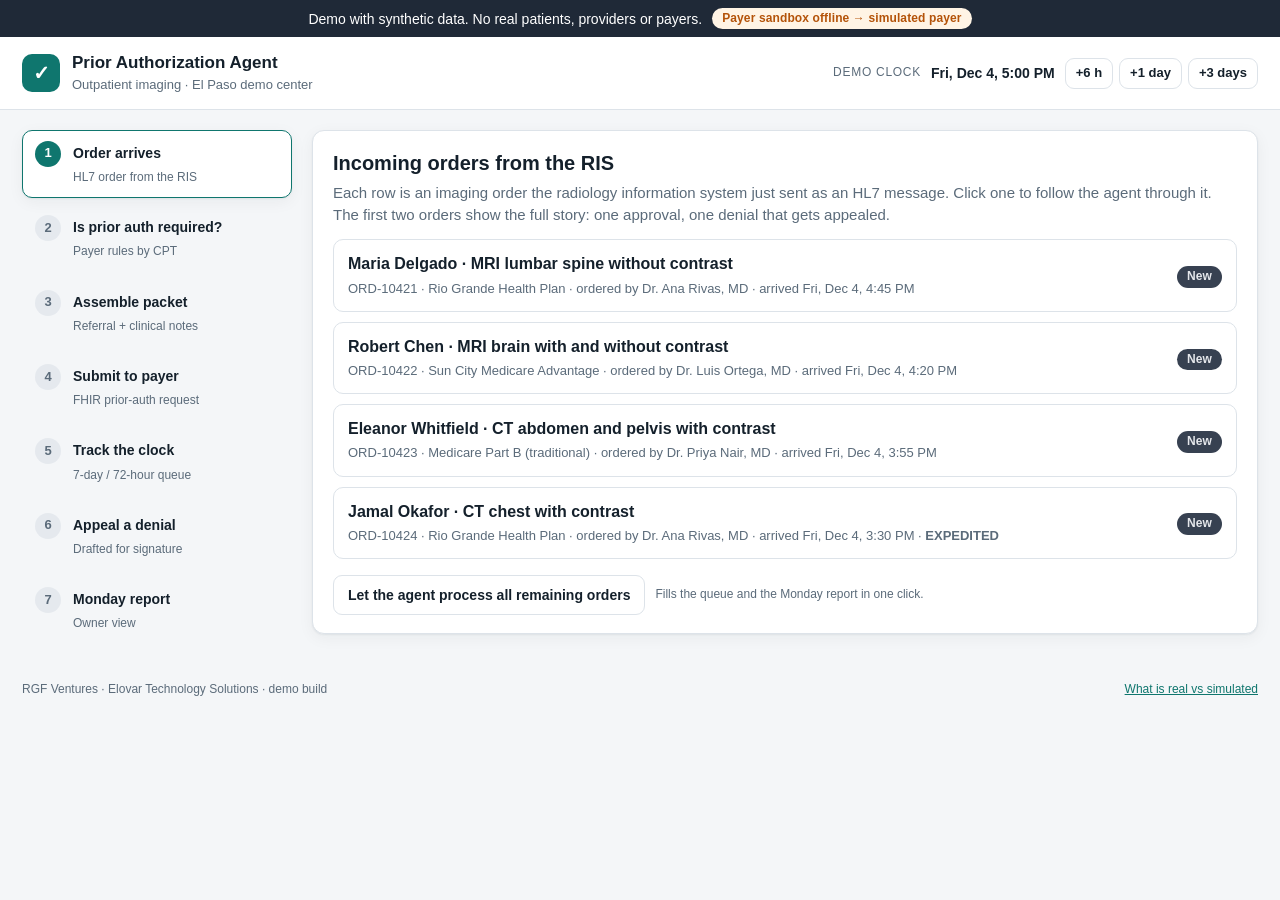
<file: index.html>
<!doctype html>
<html lang="en">
<head>
<meta charset="utf-8">
<meta name="viewport" content="width=device-width, initial-scale=1">
<title>Prior Authorization Agent — Demo (synthetic data)</title>
<meta name="description" content="Clickable demo of an AI prior-authorization agent for an outpatient imaging center. Synthetic data only.">
<link rel="icon" href="data:image/svg+xml,%3Csvg xmlns='http://www.w3.org/2000/svg' viewBox='0 0 32 32'%3E%3Crect width='32' height='32' rx='7' fill='%230f766e'/%3E%3Cpath d='M9 17l5 5 9-11' stroke='%23fff' stroke-width='3.5' fill='none' stroke-linecap='round' stroke-linejoin='round'/%3E%3C/svg%3E">
<link rel="stylesheet" href="styles.css">
</head>
<body>
<div class="banner" role="status">Demo with synthetic data. No real patients, providers or payers. <span id="sandbox-pill" class="pill pill-muted">Checking payer sandbox…</span></div>

<header class="top">
  <div class="brand">
    <div class="logo" aria-hidden="true">✓</div>
    <div>
      <div class="title">Prior Authorization Agent</div>
      <div class="subtitle">Outpatient imaging · El Paso demo center</div>
    </div>
  </div>
  <div class="clock" title="The demo runs on a simulated clock so a 7-day wait fits into 3 minutes.">
    <span class="clock-label">Demo clock</span>
    <strong id="clock-now">—</strong>
    <div class="clock-btns">
      <button class="btn btn-sm" data-advance="6">+6 h</button>
      <button class="btn btn-sm" data-advance="24">+1 day</button>
      <button class="btn btn-sm" data-advance="72">+3 days</button>
    </div>
  </div>
</header>

<div class="layout">
  <nav class="steps" aria-label="Demo steps" id="steps"></nav>
  <main class="pane" id="pane"></main>
</div>

<footer class="foot">
  <span>RGF Ventures · Elovar Technology Solutions · demo build</span>
  <a href="https://github.com/rfinlay/imaging-priorauth-demo#readme" target="_blank" rel="noopener">What is real vs simulated</a>
</footer>

<script type="module" src="app.js"></script>
</body>
</html>
</file>
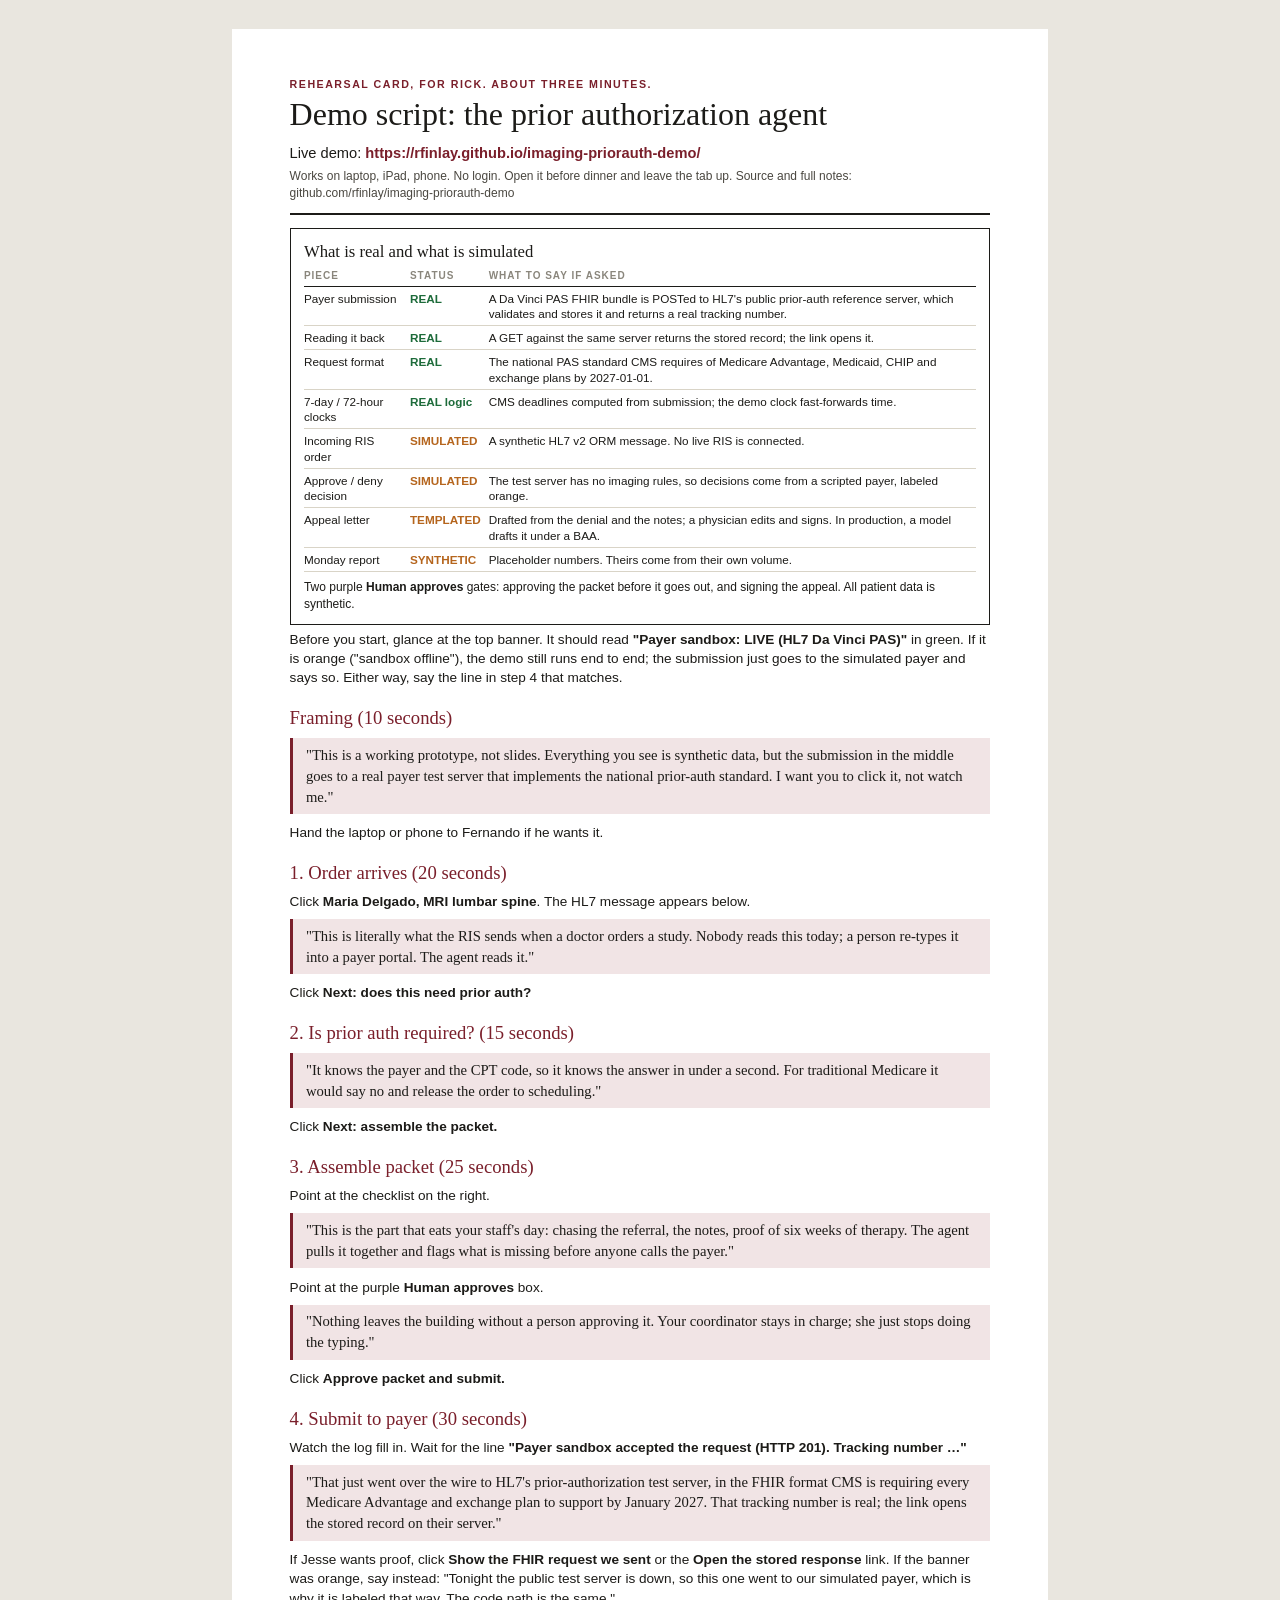
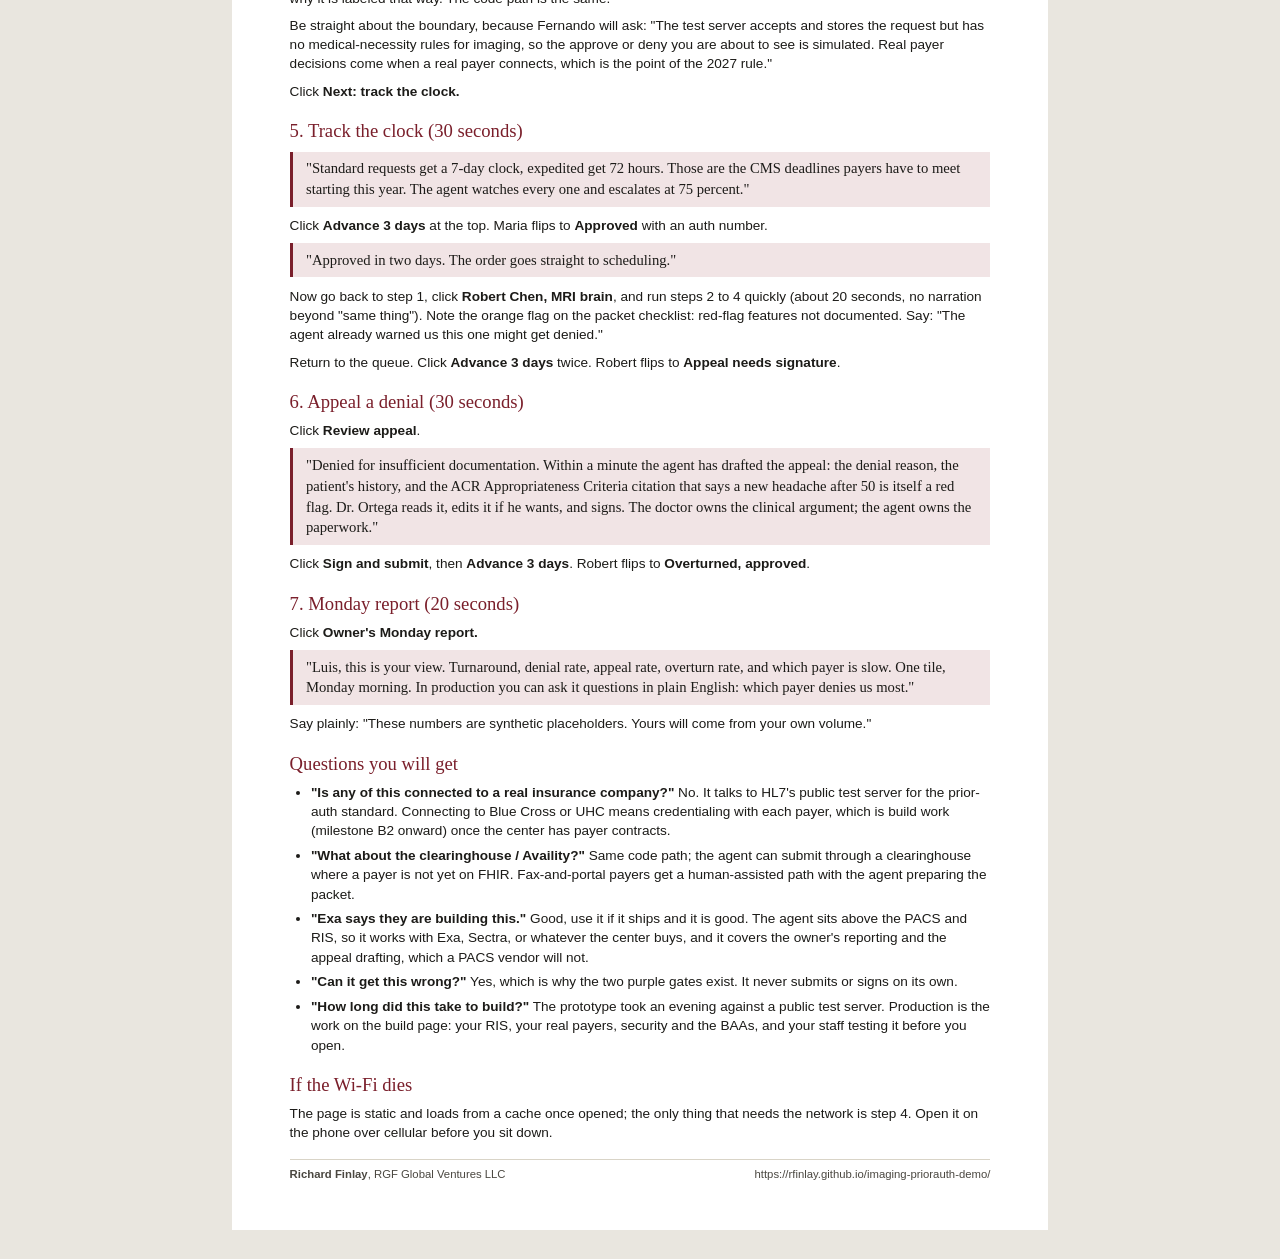
<file: script/index.html>
<!DOCTYPE html><html lang="en"><head><meta charset="utf-8"><meta name="viewport" content="width=device-width, initial-scale=1">
<title>Demo Script: Prior Authorization Agent</title><style>
:root{--ink:#1c1b18;--soft:#4a4740;--faint:#8a867c;--rule:#d9d4c7;--accent:#7a1f2b;--accent-soft:#f1e4e5;
--serif:"Iowan Old Style","Palatino Linotype","Book Antiqua",Palatino,Georgia,serif;--sans:-apple-system,BlinkMacSystemFont,"Helvetica Neue","Segoe UI",Helvetica,Arial,sans-serif}
*{box-sizing:border-box;margin:0;padding:0}
body{font-family:var(--sans);color:var(--ink);background:#e9e6df;font-size:10.2pt;line-height:1.42}
.page{max-width:8.5in;margin:0.3in auto;background:#fff;padding:0.5in 0.6in}
header{border-bottom:2px solid var(--ink);padding-bottom:8pt;margin-bottom:10pt}
.kicker{font-size:8pt;letter-spacing:.14em;text-transform:uppercase;color:var(--accent);font-weight:600;margin-bottom:4pt}
h1{font-family:var(--serif);font-weight:400;font-size:24pt;line-height:1.1}
.url{margin-top:8pt;font-size:11pt} .url a{color:var(--accent);font-weight:600;text-decoration:none}
.meta{font-size:9pt;color:var(--soft);margin-top:3pt}
h2{font-family:var(--serif);font-weight:400;font-size:14pt;margin:13pt 0 4pt;color:var(--accent);break-after:avoid}
p{margin-bottom:6pt} strong{font-weight:600}
blockquote{font-family:var(--serif);font-size:11pt;border-left:3px solid var(--accent);background:var(--accent-soft);padding:5pt 10pt;margin:5pt 0 7pt;break-inside:avoid}
blockquote p{margin:0}
ul{margin:4pt 0 8pt 16pt} li{margin-bottom:4pt}
code{font-size:9pt}
.box{border:1.5px solid var(--ink);padding:8pt 10pt;margin:10pt 0 4pt;break-inside:avoid}
.box h3{font-family:var(--serif);font-weight:400;font-size:12.5pt;margin-bottom:4pt}
table{width:100%;border-collapse:collapse;font-size:8.8pt;line-height:1.3}
th{text-align:left;font-size:7.5pt;letter-spacing:.1em;text-transform:uppercase;color:var(--faint);border-bottom:1.5px solid var(--ink);padding:0 6pt 3pt 0}
td{border-bottom:1px solid var(--rule);padding:3pt 6pt 3pt 0;vertical-align:top}
td.r{font-weight:700;white-space:nowrap} .real{color:#1d6b3a} .sim{color:#b5651d}
footer{border-top:1px solid var(--rule);margin-top:12pt;padding-top:5pt;font-size:8.5pt;color:var(--soft);display:flex;justify-content:space-between}
@media print{@page{size:letter;margin:0.45in 0.55in} body{background:#fff} .page{margin:0;padding:0;max-width:none} .pb{break-before:page} h2{break-after:avoid}}
</style></head><body><div class="page">
<header><div class="kicker">Rehearsal card, for Rick. About three minutes.</div>
<h1>Demo script: the prior authorization agent</h1>
<div class="url">Live demo: <a href="https://rfinlay.github.io/imaging-priorauth-demo/">https://rfinlay.github.io/imaging-priorauth-demo/</a></div>
<div class="meta">Works on laptop, iPad, phone. No login. Open it before dinner and leave the tab up. Source and full notes: github.com/rfinlay/imaging-priorauth-demo</div></header>
<div class="box"><h3>What is real and what is simulated</h3><table>
<thead><tr><th>Piece</th><th>Status</th><th>What to say if asked</th></tr></thead><tbody>
<tr><td>Payer submission</td><td class="r real">REAL</td><td>A Da Vinci PAS FHIR bundle is POSTed to HL7's public prior-auth reference server, which validates and stores it and returns a real tracking number.</td></tr>
<tr><td>Reading it back</td><td class="r real">REAL</td><td>A GET against the same server returns the stored record; the link opens it.</td></tr>
<tr><td>Request format</td><td class="r real">REAL</td><td>The national PAS standard CMS requires of Medicare Advantage, Medicaid, CHIP and exchange plans by 2027-01-01.</td></tr>
<tr><td>7-day / 72-hour clocks</td><td class="r real">REAL logic</td><td>CMS deadlines computed from submission; the demo clock fast-forwards time.</td></tr>
<tr><td>Incoming RIS order</td><td class="r sim">SIMULATED</td><td>A synthetic HL7 v2 ORM message. No live RIS is connected.</td></tr>
<tr><td>Approve / deny decision</td><td class="r sim">SIMULATED</td><td>The test server has no imaging rules, so decisions come from a scripted payer, labeled orange.</td></tr>
<tr><td>Appeal letter</td><td class="r sim">TEMPLATED</td><td>Drafted from the denial and the notes; a physician edits and signs. In production, a model drafts it under a BAA.</td></tr>
<tr><td>Monday report</td><td class="r sim">SYNTHETIC</td><td>Placeholder numbers. Theirs come from their own volume.</td></tr>
</tbody></table><p style="margin:5pt 0 0;font-size:9pt">Two purple <strong>Human approves</strong> gates: approving the packet before it goes out, and signing the appeal. All patient data is synthetic.</p></div>
<p>Before you start, glance at the top banner. It should read <strong>"Payer sandbox: LIVE (HL7 Da Vinci PAS)"</strong> in green.
If it is orange ("sandbox offline"), the demo still runs end to end; the submission just goes to the simulated payer and says so. Either way, say the line in step 4 that matches.</p>
<h2>Framing (10 seconds)</h2>
<blockquote>
<p>"This is a working prototype, not slides. Everything you see is synthetic data, but the submission in the middle goes to a real payer test server that implements the national prior-auth standard. I want you to click it, not watch me."</p>
</blockquote>
<p>Hand the laptop or phone to Fernando if he wants it.</p>
<h2>1. Order arrives (20 seconds)</h2>
<p>Click <strong>Maria Delgado, MRI lumbar spine</strong>. The HL7 message appears below.</p>
<blockquote>
<p>"This is literally what the RIS sends when a doctor orders a study. Nobody reads this today; a person re-types it into a payer portal. The agent reads it."</p>
</blockquote>
<p>Click <strong>Next: does this need prior auth?</strong></p>
<h2>2. Is prior auth required? (15 seconds)</h2>
<blockquote>
<p>"It knows the payer and the CPT code, so it knows the answer in under a second. For traditional Medicare it would say no and release the order to scheduling."</p>
</blockquote>
<p>Click <strong>Next: assemble the packet.</strong></p>
<h2>3. Assemble packet (25 seconds)</h2>
<p>Point at the checklist on the right.</p>
<blockquote>
<p>"This is the part that eats your staff's day: chasing the referral, the notes, proof of six weeks of therapy. The agent pulls it together and flags what is missing before anyone calls the payer."</p>
</blockquote>
<p>Point at the purple <strong>Human approves</strong> box.</p>
<blockquote>
<p>"Nothing leaves the building without a person approving it. Your coordinator stays in charge; she just stops doing the typing."</p>
</blockquote>
<p>Click <strong>Approve packet and submit.</strong></p>
<h2>4. Submit to payer (30 seconds)</h2>
<p>Watch the log fill in. Wait for the line <strong>"Payer sandbox accepted the request (HTTP 201). Tracking number …"</strong></p>
<blockquote>
<p>"That just went over the wire to HL7's prior-authorization test server, in the FHIR format CMS is requiring every Medicare Advantage and exchange plan to support by January 2027. That tracking number is real; the link opens the stored record on their server."</p>
</blockquote>
<p>If Jesse wants proof, click <strong>Show the FHIR request we sent</strong> or the <strong>Open the stored response</strong> link. If the banner was orange, say instead: "Tonight the public test server is down, so this one went to our simulated payer, which is why it is labeled that way. The code path is the same."</p>
<p>Be straight about the boundary, because Fernando will ask: "The test server accepts and stores the request but has no medical-necessity rules for imaging, so the approve or deny you are about to see is simulated. Real payer decisions come when a real payer connects, which is the point of the 2027 rule."</p>
<p>Click <strong>Next: track the clock.</strong></p>
<h2>5. Track the clock (30 seconds)</h2>
<blockquote>
<p>"Standard requests get a 7-day clock, expedited get 72 hours. Those are the CMS deadlines payers have to meet starting this year. The agent watches every one and escalates at 75 percent."</p>
</blockquote>
<p>Click <strong>Advance 3 days</strong> at the top. Maria flips to <strong>Approved</strong> with an auth number.</p>
<blockquote>
<p>"Approved in two days. The order goes straight to scheduling."</p>
</blockquote>
<p>Now go back to step 1, click <strong>Robert Chen, MRI brain</strong>, and run steps 2 to 4 quickly (about 20 seconds, no narration beyond "same thing"). Note the orange flag on the packet checklist: red-flag features not documented. Say: "The agent already warned us this one might get denied."</p>
<p>Return to the queue. Click <strong>Advance 3 days</strong> twice. Robert flips to <strong>Appeal needs signature</strong>.</p>
<h2>6. Appeal a denial (30 seconds)</h2>
<p>Click <strong>Review appeal</strong>.</p>
<blockquote>
<p>"Denied for insufficient documentation. Within a minute the agent has drafted the appeal: the denial reason, the patient's history, and the ACR Appropriateness Criteria citation that says a new headache after 50 is itself a red flag. Dr. Ortega reads it, edits it if he wants, and signs. The doctor owns the clinical argument; the agent owns the paperwork."</p>
</blockquote>
<p>Click <strong>Sign and submit</strong>, then <strong>Advance 3 days</strong>. Robert flips to <strong>Overturned, approved</strong>.</p>
<h2>7. Monday report (20 seconds)</h2>
<p>Click <strong>Owner's Monday report.</strong></p>
<blockquote>
<p>"Luis, this is your view. Turnaround, denial rate, appeal rate, overturn rate, and which payer is slow. One tile, Monday morning. In production you can ask it questions in plain English: which payer denies us most."</p>
</blockquote>
<p>Say plainly: "These numbers are synthetic placeholders. Yours will come from your own volume."</p>
<div class="pb"></div><h2>Questions you will get</h2>
<ul>
<li><strong>"Is any of this connected to a real insurance company?"</strong> No. It talks to HL7's public test server for the prior-auth standard. Connecting to Blue Cross or UHC means credentialing with each payer, which is build work (milestone B2 onward) once the center has payer contracts.</li>
<li><strong>"What about the clearinghouse / Availity?"</strong> Same code path; the agent can submit through a clearinghouse where a payer is not yet on FHIR. Fax-and-portal payers get a human-assisted path with the agent preparing the packet.</li>
<li><strong>"Exa says they are building this."</strong> Good, use it if it ships and it is good. The agent sits above the PACS and RIS, so it works with Exa, Sectra, or whatever the center buys, and it covers the owner's reporting and the appeal drafting, which a PACS vendor will not.</li>
<li><strong>"Can it get this wrong?"</strong> Yes, which is why the two purple gates exist. It never submits or signs on its own.</li>
<li><strong>"How long did this take to build?"</strong> The prototype took an evening against a public test server. Production is the work on the build page: your RIS, your real payers, security and the BAAs, and your staff testing it before you open.</li>
</ul>
<h2>If the Wi-Fi dies</h2>
<p>The page is static and loads from a cache once opened; the only thing that needs the network is step 4. Open it on the phone over cellular before you sit down.</p>
<footer><div><b>Richard Finlay</b>, RGF Global Ventures LLC</div><div>https://rfinlay.github.io/imaging-priorauth-demo/</div></footer>
</div></body></html>
</file>
<file: styles.css>
:root {
  --bg: #f4f6f8; --card: #ffffff; --ink: #14202b; --muted: #5b6b7a; --line: #dde3e9;
  --brand: #0f766e; --brand-ink: #ffffff; --brand-soft: #e6f4f2;
  --ok: #1a7f4b; --ok-soft: #e4f5ea; --warn: #b45309; --warn-soft: #fff4e5; --bad: #b42318; --bad-soft: #fdecea;
  --info: #1d4ed8; --info-soft: #e8efff; --human: #6d28d9; --human-soft: #f1ebff;
  --radius: 12px; --shadow: 0 1px 2px rgba(20,32,43,.06), 0 4px 16px rgba(20,32,43,.05);
  font-family: -apple-system, BlinkMacSystemFont, "Segoe UI", Inter, Roboto, Helvetica, Arial, sans-serif;
}
* { box-sizing: border-box; }
html, body { margin: 0; background: var(--bg); color: var(--ink); font-size: 16px; line-height: 1.45; }
button { font: inherit; }
a { color: var(--brand); }

.banner { background: #1f2937; color: #fff; text-align: center; font-size: 14px; padding: 8px 12px; display: flex; gap: 10px; justify-content: center; align-items: center; flex-wrap: wrap; }
.pill { display: inline-block; border-radius: 999px; padding: 2px 10px; font-size: 12px; font-weight: 600; letter-spacing: .01em; white-space: nowrap; }
.pill-muted { background: #374151; color: #e5e7eb; }
.pill-ok { background: var(--ok-soft); color: var(--ok); }
.pill-warn { background: var(--warn-soft); color: var(--warn); }
.pill-bad { background: var(--bad-soft); color: var(--bad); }
.pill-info { background: var(--info-soft); color: var(--info); }
.pill-human { background: var(--human-soft); color: var(--human); }
.pill-brand { background: var(--brand-soft); color: var(--brand); }

.top { display: flex; justify-content: space-between; align-items: center; gap: 16px; padding: 14px 22px; background: var(--card); border-bottom: 1px solid var(--line); flex-wrap: wrap; }
.brand { display: flex; align-items: center; gap: 12px; }
.logo { width: 38px; height: 38px; border-radius: 10px; background: var(--brand); color: #fff; display: grid; place-items: center; font-weight: 800; font-size: 20px; }
.title { font-weight: 700; font-size: 17px; }
.subtitle { color: var(--muted); font-size: 13px; }
.clock { display: flex; align-items: center; gap: 10px; flex-wrap: wrap; font-size: 14px; }
.clock-label { color: var(--muted); font-size: 12px; text-transform: uppercase; letter-spacing: .06em; }
.clock-btns { display: flex; gap: 6px; }

.layout { display: grid; grid-template-columns: 270px 1fr; gap: 20px; padding: 20px 22px; max-width: 1280px; margin: 0 auto; }
.steps { display: flex; flex-direction: column; gap: 6px; }
.step { display: flex; gap: 12px; align-items: flex-start; text-align: left; width: 100%; background: transparent; border: 1px solid transparent; border-radius: 10px; padding: 10px 12px; cursor: pointer; color: var(--ink); }
.step:hover { background: #fff; border-color: var(--line); }
.step.active { background: #fff; border-color: var(--brand); box-shadow: var(--shadow); }
.step .num { width: 26px; height: 26px; border-radius: 50%; background: #e5e9ee; color: var(--muted); display: grid; place-items: center; font-weight: 700; font-size: 13px; flex: none; }
.step.active .num, .step.done .num { background: var(--brand); color: #fff; }
.step .lbl { font-weight: 600; font-size: 14px; }
.step .sub { color: var(--muted); font-size: 12px; }

.pane { min-width: 0; display: flex; flex-direction: column; gap: 16px; }
.card { background: var(--card); border: 1px solid var(--line); border-radius: var(--radius); box-shadow: var(--shadow); padding: 18px 20px; }
.card h2 { margin: 0 0 4px; font-size: 20px; }
.card h3 { margin: 18px 0 8px; font-size: 15px; color: var(--muted); text-transform: uppercase; letter-spacing: .05em; }
.lead { color: var(--muted); margin: 0 0 14px; font-size: 15px; }
.grid2 { display: grid; grid-template-columns: 1fr 1fr; gap: 16px; }
.kv { display: grid; grid-template-columns: 150px 1fr; gap: 6px 12px; font-size: 14px; }
.kv dt { color: var(--muted); } .kv dd { margin: 0; font-weight: 500; }

.btn { background: #fff; border: 1px solid var(--line); border-radius: 9px; padding: 9px 14px; cursor: pointer; font-weight: 600; font-size: 14px; color: var(--ink); }
.btn:hover { border-color: #b8c2cc; }
.btn:disabled { opacity: .5; cursor: not-allowed; }
.btn-primary { background: var(--brand); color: var(--brand-ink); border-color: var(--brand); }
.btn-primary:hover { background: #0b5e58; }
.btn-human { background: var(--human); color: #fff; border-color: var(--human); }
.btn-human:hover { background: #5b21b6; }
.btn-sm { padding: 5px 10px; font-size: 13px; }
.actions { display: flex; gap: 10px; flex-wrap: wrap; margin-top: 16px; align-items: center; }

.human-gate { border: 1.5px dashed var(--human); background: var(--human-soft); border-radius: 10px; padding: 12px 14px; margin-top: 14px; display: flex; gap: 12px; align-items: center; flex-wrap: wrap; }
.human-gate .who { font-weight: 700; color: var(--human); }
.human-gate .why { color: var(--muted); font-size: 14px; flex: 1 1 260px; }

.orders { display: flex; flex-direction: column; gap: 10px; }
.order { display: grid; grid-template-columns: 1fr auto; gap: 8px 14px; align-items: center; border: 1px solid var(--line); border-radius: 10px; padding: 12px 14px; background: #fff; cursor: pointer; text-align: left; width: 100%; color: var(--ink); }
.order:hover { border-color: var(--brand); }
.order.selected { border-color: var(--brand); background: var(--brand-soft); }
.order .o-title { font-weight: 700; }
.order .o-meta { color: var(--muted); font-size: 13px; }

.hl7 { background: #0b1220; color: #cde3ff; font-family: ui-monospace, SFMono-Regular, Menlo, monospace; font-size: 12.5px; padding: 12px 14px; border-radius: 10px; overflow-x: auto; white-space: pre; line-height: 1.5; }
.hl7 .seg { color: #7dd3fc; font-weight: 700; }
.json { background: #0b1220; color: #d1fae5; font-family: ui-monospace, SFMono-Regular, Menlo, monospace; font-size: 12px; padding: 12px 14px; border-radius: 10px; overflow: auto; max-height: 320px; white-space: pre; }
details summary { cursor: pointer; color: var(--brand); font-weight: 600; font-size: 14px; margin: 10px 0 6px; }

.checklist { list-style: none; padding: 0; margin: 0; display: flex; flex-direction: column; gap: 8px; }
.checklist li { display: flex; gap: 10px; align-items: flex-start; font-size: 14px; }
.tick { width: 20px; height: 20px; border-radius: 50%; display: grid; place-items: center; font-size: 12px; font-weight: 800; flex: none; margin-top: 1px; }
.tick.ok { background: var(--ok-soft); color: var(--ok); } .tick.warn { background: var(--warn-soft); color: var(--warn); } .tick.info { background: var(--info-soft); color: var(--info); }

.log { list-style: none; padding: 0; margin: 0; display: flex; flex-direction: column; gap: 6px; font-size: 14px; }
.log li { display: grid; grid-template-columns: 24px 1fr; gap: 10px; }
.log .t { color: var(--muted); font-size: 12px; }
.spinner { width: 16px; height: 16px; border: 2px solid var(--line); border-top-color: var(--brand); border-radius: 50%; animation: spin .8s linear infinite; display: inline-block; vertical-align: -3px; }
@keyframes spin { to { transform: rotate(360deg); } }

.tablewrap { overflow-x: auto; max-width: 100%; }
table.q { width: 100%; border-collapse: collapse; font-size: 14px; }
table.q th { text-align: left; color: var(--muted); font-weight: 600; font-size: 12px; text-transform: uppercase; letter-spacing: .05em; padding: 8px 10px; border-bottom: 1px solid var(--line); }
table.q td { padding: 10px; border-bottom: 1px solid var(--line); vertical-align: middle; }
table.q tr.clickable { cursor: pointer; } table.q tr.clickable:hover td { background: #fafbfc; }
.meter { height: 8px; background: #e5e9ee; border-radius: 999px; overflow: hidden; min-width: 120px; }
.meter > span { display: block; height: 100%; background: var(--ok); border-radius: 999px; }
.meter.warn > span { background: var(--warn); } .meter.bad > span { background: var(--bad); }
.small { font-size: 12px; color: var(--muted); }

.tiles { display: grid; grid-template-columns: repeat(4, 1fr); gap: 12px; }
.tile { border: 1px solid var(--line); border-radius: 10px; padding: 14px; background: #fff; }
.tile .v { font-size: 28px; font-weight: 800; letter-spacing: -.01em; }
.tile .l { color: var(--muted); font-size: 13px; }
.tile .d { font-size: 12px; margin-top: 4px; }
.spark { display: flex; align-items: flex-end; gap: 4px; height: 70px; margin-top: 8px; }
.spark span { flex: 1; background: var(--brand); border-radius: 3px 3px 0 0; opacity: .85; }
.spark span:last-child { background: var(--ok); opacity: 1; }

.letter { background: #fffdf7; border: 1px solid #efe6c8; border-radius: 10px; padding: 18px 20px; font-size: 14.5px; line-height: 1.6; white-space: pre-wrap; font-family: Georgia, "Times New Roman", serif; }
textarea.letter { width: 100%; min-height: 320px; resize: vertical; }

.note { background: var(--info-soft); color: var(--info); border-radius: 8px; padding: 10px 12px; font-size: 13.5px; }
.note.sim { background: var(--warn-soft); color: var(--warn); }
.foot { display: flex; justify-content: space-between; gap: 10px; flex-wrap: wrap; padding: 16px 22px 28px; color: var(--muted); font-size: 12px; max-width: 1280px; margin: 0 auto; }

@media (max-width: 860px) {
  .layout { grid-template-columns: 1fr; padding: 12px; gap: 12px; }
  .steps { flex-direction: row; overflow-x: auto; gap: 6px; padding-bottom: 4px; scrollbar-width: thin; }
  .step { flex: none; width: auto; min-width: 150px; padding: 8px 10px; }
  .step .sub { display: none; }
  .grid2, .tiles { grid-template-columns: 1fr 1fr; }
  .kv { grid-template-columns: 110px 1fr; }
  .top { padding: 10px 12px; }
  .card { padding: 14px; }
  table.q th:nth-child(2), table.q td:nth-child(2), table.q th:nth-child(3), table.q td:nth-child(3) { display: none; }
  table.q td, table.q th { padding: 8px 6px; }
  .meter { min-width: 60px; }
}
@media (max-width: 480px) {
  .grid2, .tiles { grid-template-columns: 1fr; }
  .clock { width: 100%; justify-content: space-between; font-size: 13px; }
  .clock strong { white-space: nowrap; }
}
</file>
